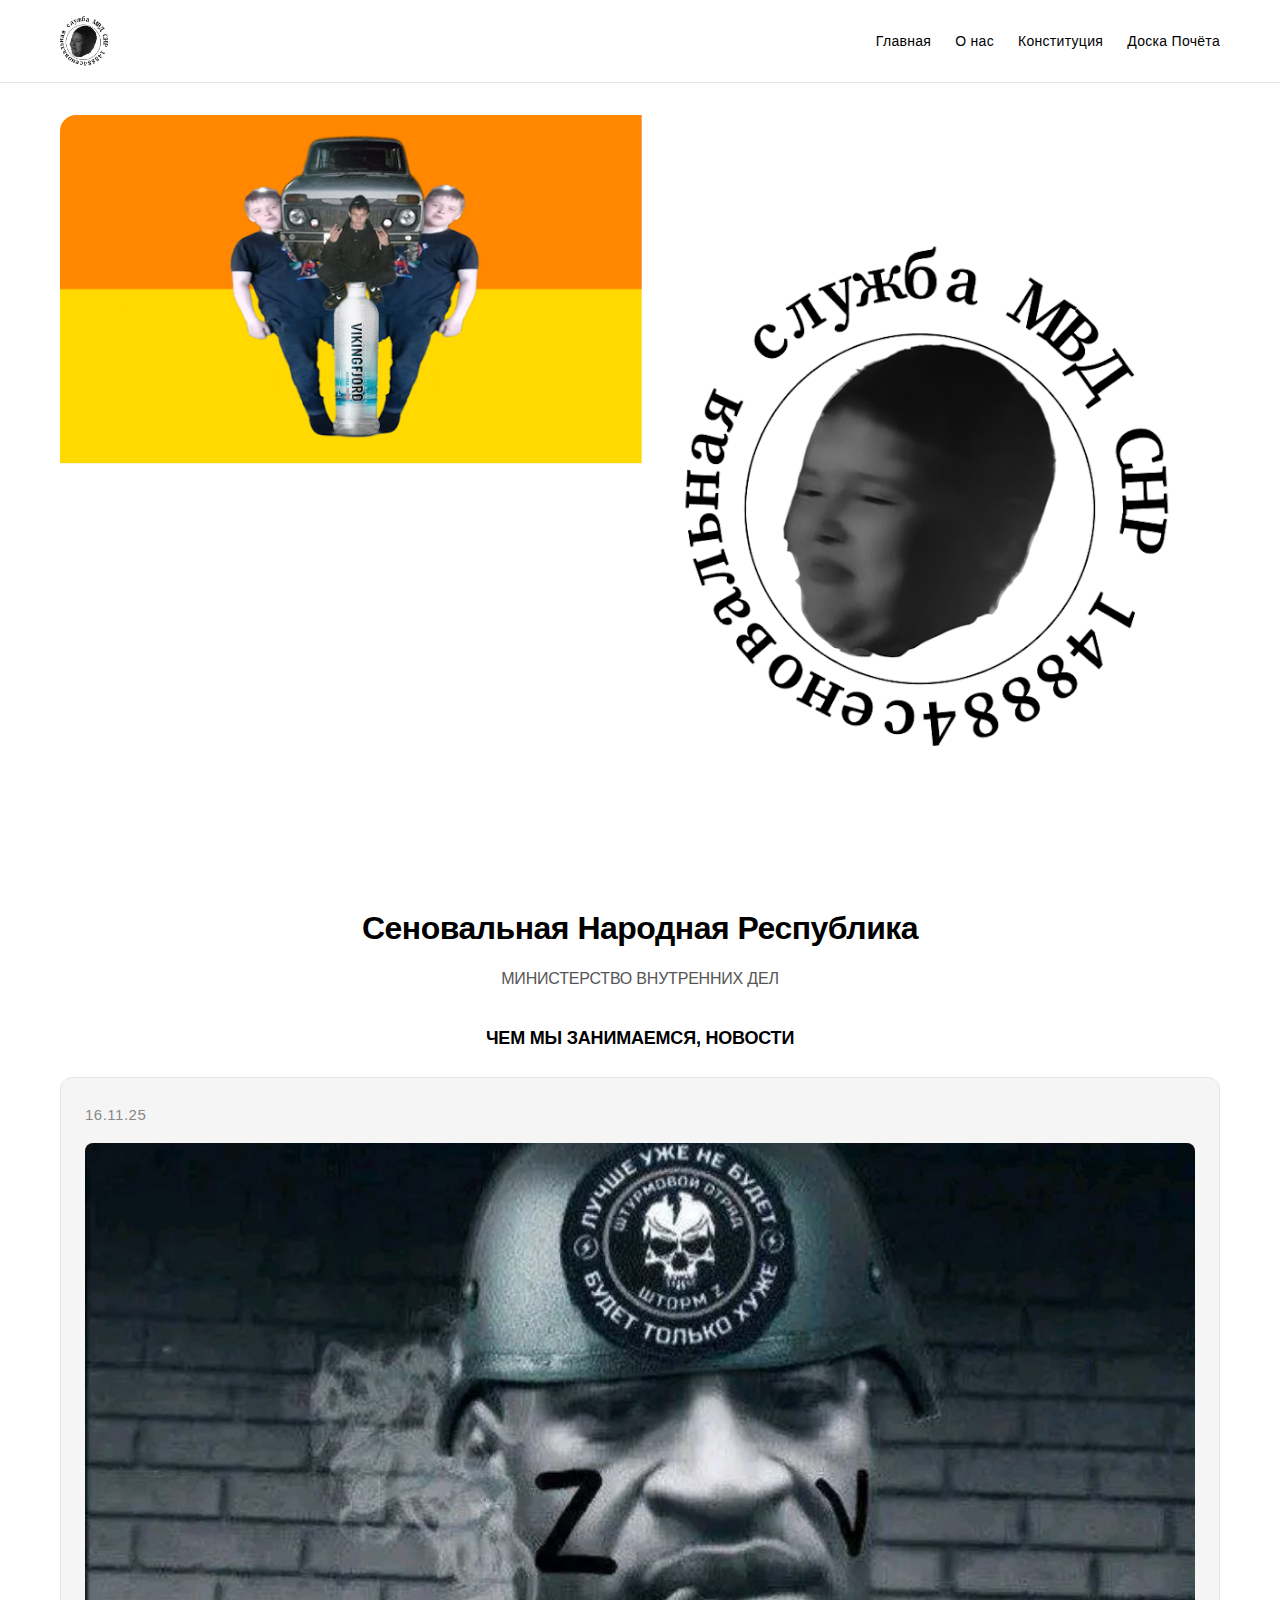
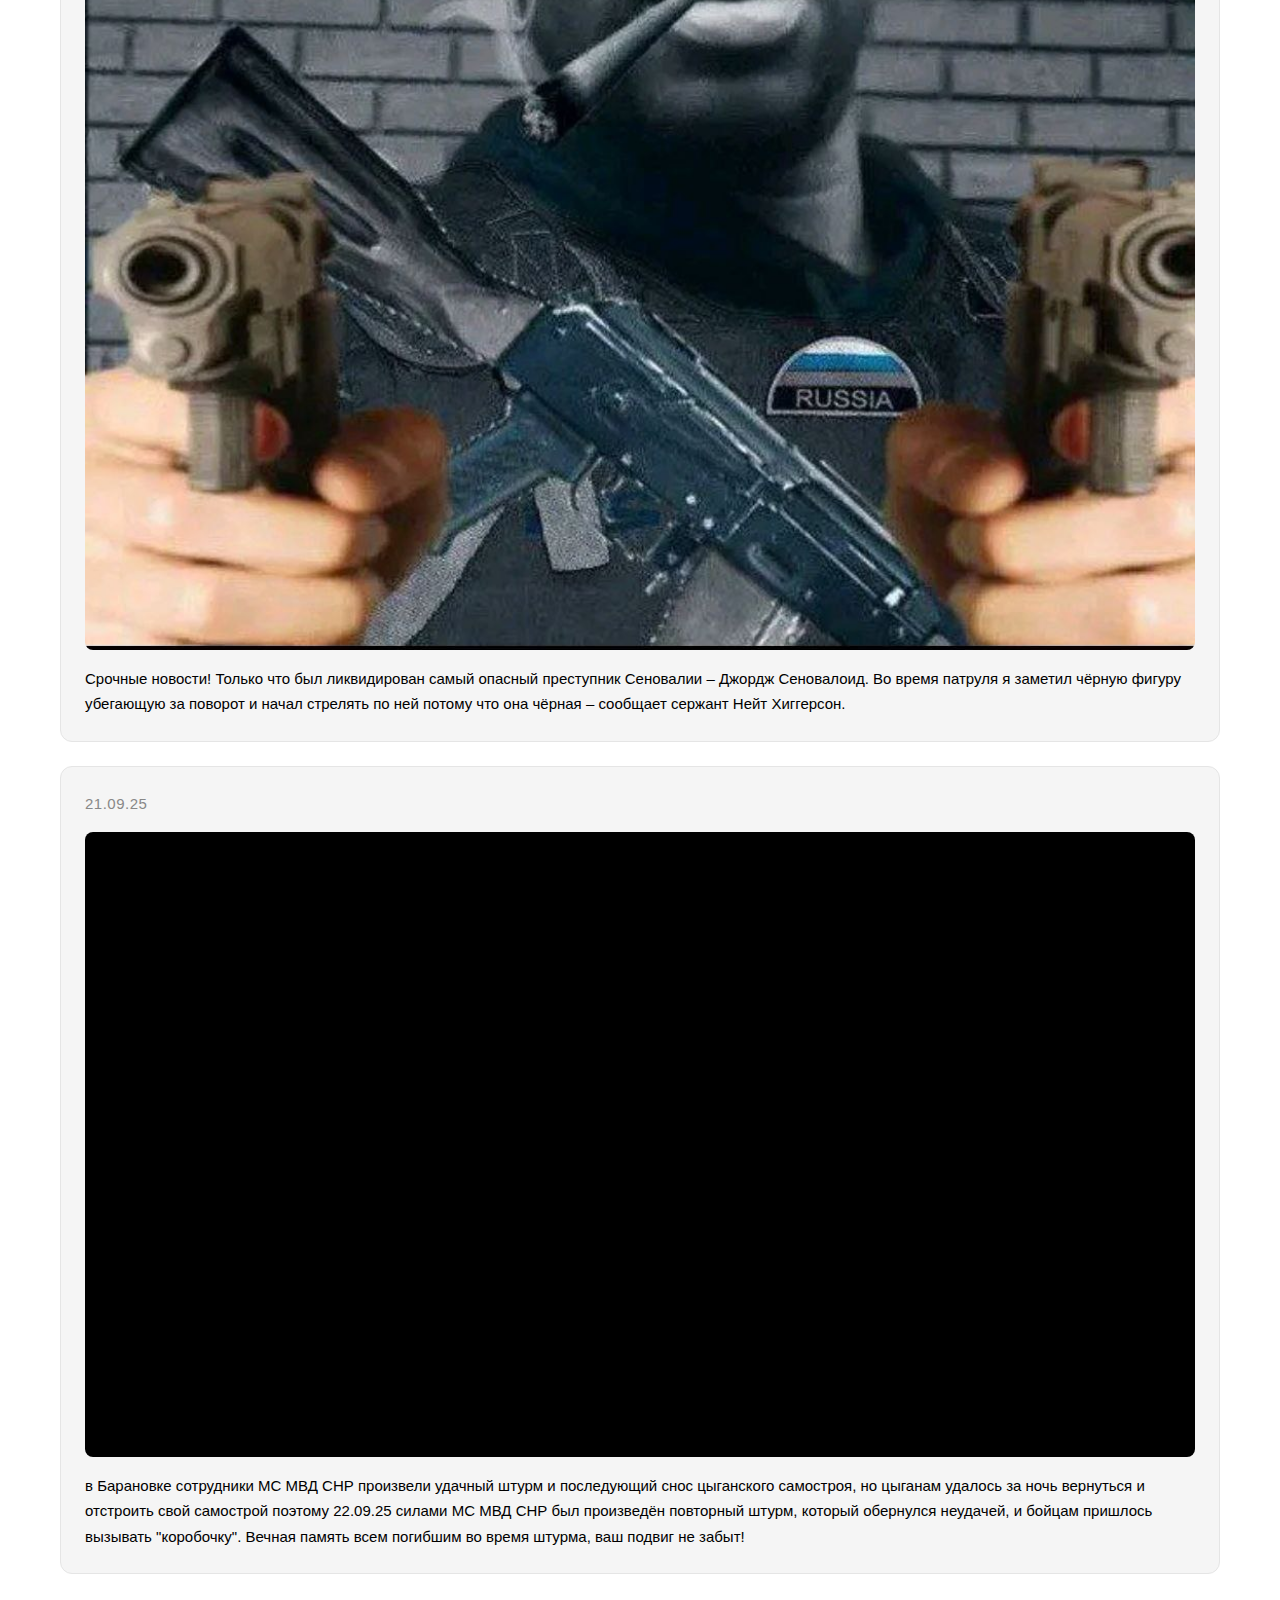
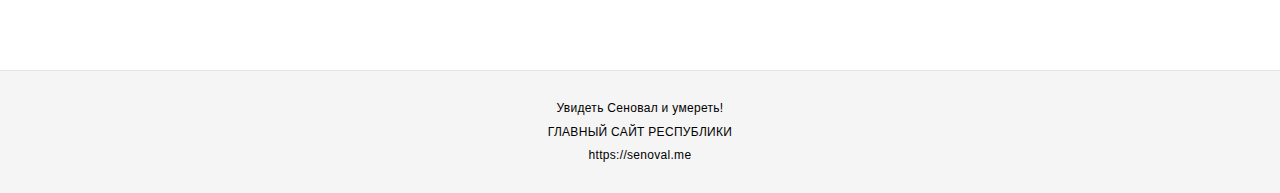
<file: index.html>
<!DOCTYPE html>
<html lang="ru">
<head>
<meta charset="UTF-8">
<meta name="viewport" content="width=device-width, initial-scale=1.0">
<title>Главная — Министерство внутренних дел СНР</title>
<meta name="description" content="Официальный сайт Министерства внутренних дел Сеновальной Народной Республики. Новости, информация о деятельности МВД СНР.">
<meta name="keywords" content="МВД СНР, Сеновалия, Министерство внутренних дел, Сеновальная Народная Республика">
<link rel="stylesheet" href="style.css">
<link rel="icon" type="image/x-icon" href="favicon.ico">
</head>
<body>
<header>
<div class="container">
<img src="logo.png" alt="Логотип МВД СНР" class="logo" onclick="window.location.href='index.html'">
<nav>
<a href="index.html">Главная</a>
<a href="about.html">О нас</a>
<a href="pravila.html">Конституция</a>
<a href="imba.html">Доска Почёта</a>
</nav>
</div>
</header>
<main>
<div class="container">
<img src="Flag.png" alt="Флаг Сеновальной Народной Республики" class="flag">
<h1>Сеновальная Народная Республика</h1>
<p class="subtitle">МИНИСТЕРСТВО ВНУТРЕННИХ ДЕЛ</p>
<section class="news-section">
<h3>ЧЕМ МЫ ЗАНИМАЕМСЯ, НОВОСТИ</h3>
<article class="news-item">
<p class="news-date">16.11.25</p>
<img src="prestupnik.jpg" alt="Джордж Сеновалоид">
<p>Срочные новости! Только что был ликвидирован самый опасный преступник Сеновалии – Джордж Сеновалоид. Во время патруля я заметил чёрную фигуру убегающую за поворот и начал стрелять по ней потому что она чёрная – сообщает сержант Нейт Хиггерсон.</p>
</article>
<article class="news-item">
<p class="news-date">21.09.25</p>
<div class="video-container"><iframe src="https://kinescope.io/embed/aq8Huqv4BkxEkQ7yFBjY83" allow="autoplay; fullscreen; picture-in-picture; encrypted-media; gyroscope; accelerometer; clipboard-write; screen-wake-lock;" frameborder="0" allowfullscreen></iframe></div>
<p>в Барановке сотрудники МС МВД СНР произвели удачный штурм и последующий снос цыганского самостроя, но цыганам удалось за ночь вернуться и отстроить свой самострой поэтому 22.09.25 силами МС МВД СНР был произведён повторный штурм, который обернулся неудачей, и бойцам пришлось вызывать "коробочку". Вечная память всем погибшим во время штурма, ваш подвиг не забыт!</p>
</article>
</section>
</div>
</main>
<footer>
<div class="container">
<p>Увидеть Сеновал и умереть!</p>
<p>ГЛАВНЫЙ САЙТ РЕСПУБЛИКИ</p>
<p><a href="https://senoval.me">https://senoval.me</a></p>
</div>
</footer>
</body>
</html>
</file>
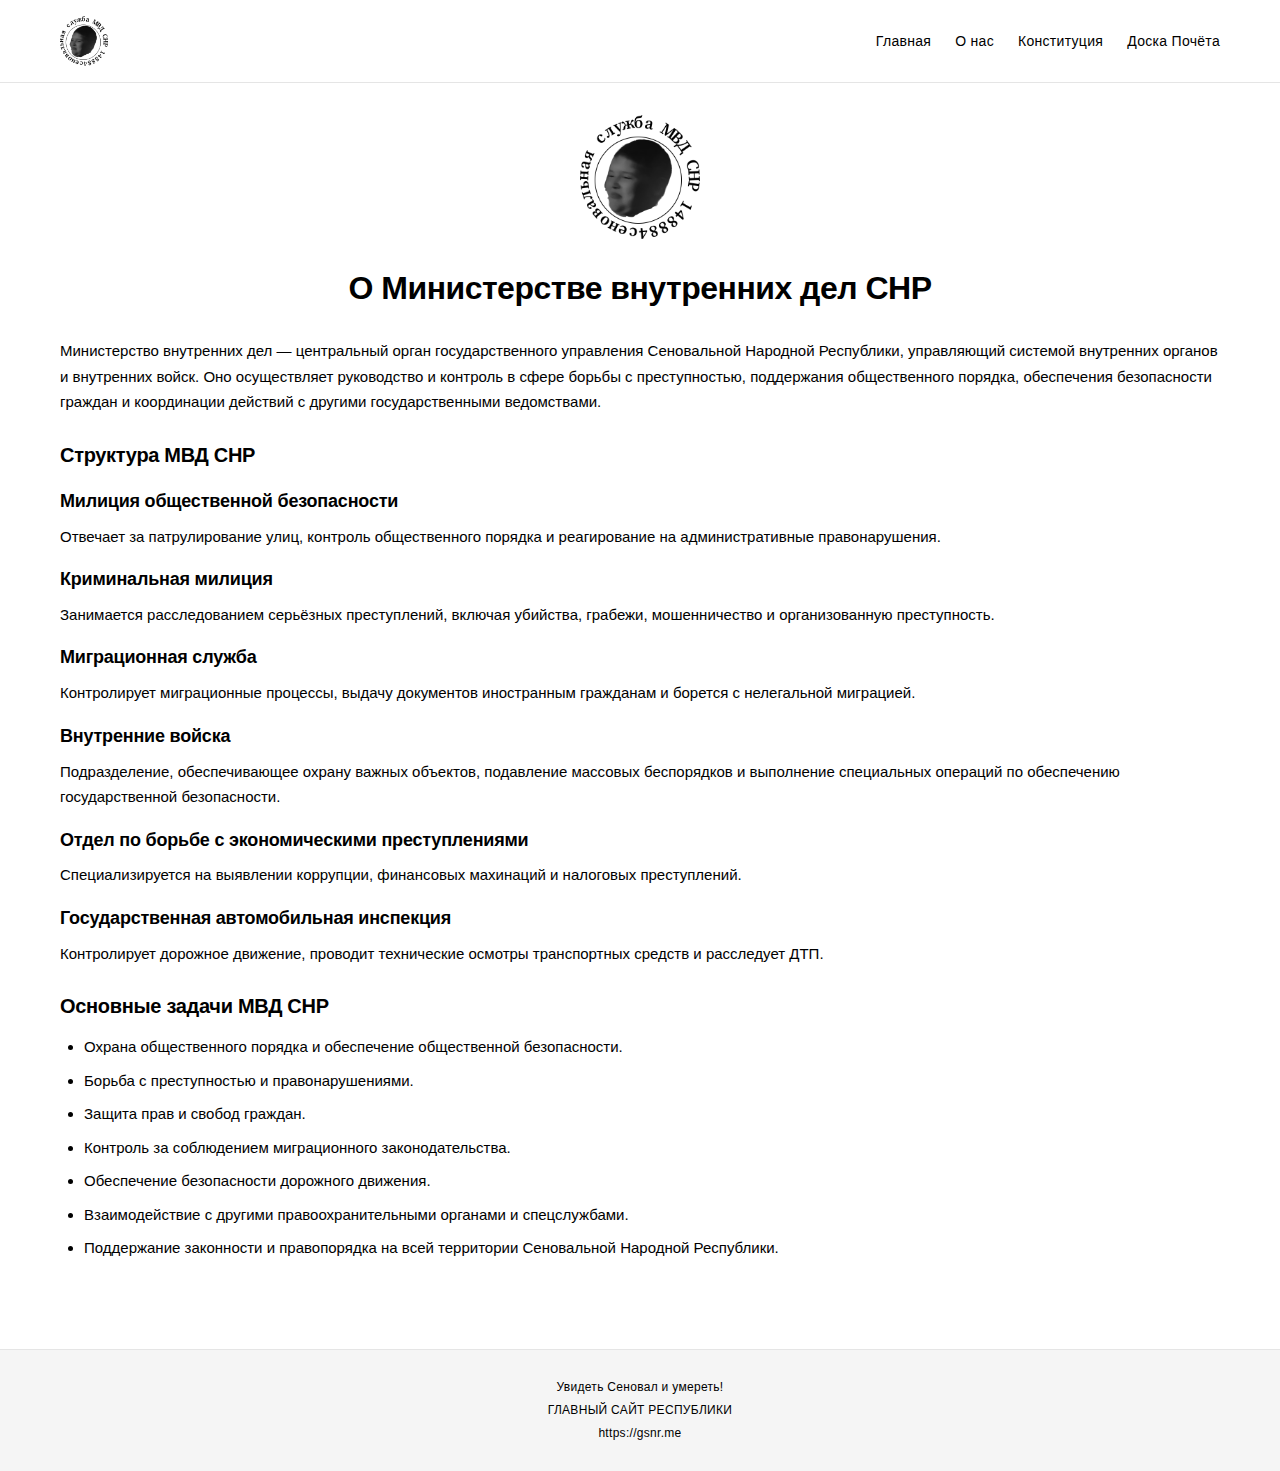
<file: about.html>
<!DOCTYPE html>
<html lang="ru">
<head>
<meta charset="UTF-8">
<meta name="viewport" content="width=device-width, initial-scale=1.0">
<title>О нас — Министерство внутренних дел СНР</title>
<meta name="description" content="Информация о Министерстве внутренних дел Сеновальной Народной Республики. Структура, функции и задачи МВД СНР.">
<meta name="keywords" content="О МВД СНР, структура МВД, Министерство внутренних дел Сеновалии">
<link rel="stylesheet" href="style.css">
<link rel="icon" type="image/x-icon" href="favicon.ico">
</head>
<body>
<header>
<div class="container">
<img src="logo.png" alt="Логотип МВД СНР" class="logo" onclick="window.location.href='index.html'">
<nav>
<a href="index.html">Главная</a>
<a href="about.html">О нас</a>
<a href="pravila.html">Конституция</a>
<a href="imba.html">Доска Почёта</a>
</nav>
</div>
</header>
<main>
<div class="container">
<img src="logo.png" alt="Эмблема МВД СНР" class="emblem">
<h1>О Министерстве внутренних дел СНР</h1>
<section class="content">
<p>Министерство внутренних дел — центральный орган государственного управления Сеновальной Народной Республики, управляющий системой внутренних органов и внутренних войск. Оно осуществляет руководство и контроль в сфере борьбы с преступностью, поддержания общественного порядка, обеспечения безопасности граждан и координации действий с другими государственными ведомствами.</p>
<h2>Структура МВД СНР</h2>
<h3>Милиция общественной безопасности</h3>
<p>Отвечает за патрулирование улиц, контроль общественного порядка и реагирование на административные правонарушения.</p>
<h3>Криминальная милиция</h3>
<p>Занимается расследованием серьёзных преступлений, включая убийства, грабежи, мошенничество и организованную преступность.</p>
<h3>Миграционная служба</h3>
<p>Контролирует миграционные процессы, выдачу документов иностранным гражданам и борется с нелегальной миграцией.</p>
<h3>Внутренние войска</h3>
<p>Подразделение, обеспечивающее охрану важных объектов, подавление массовых беспорядков и выполнение специальных операций по обеспечению государственной безопасности.</p>
<h3>Отдел по борьбе с экономическими преступлениями</h3>
<p>Специализируется на выявлении коррупции, финансовых махинаций и налоговых преступлений.</p>
<h3>Государственная автомобильная инспекция</h3>
<p>Контролирует дорожное движение, проводит технические осмотры транспортных средств и расследует ДТП.</p>
<h2>Основные задачи МВД СНР</h2>
<ul>
<li>Охрана общественного порядка и обеспечение общественной безопасности.</li>
<li>Борьба с преступностью и правонарушениями.</li>
<li>Защита прав и свобод граждан.</li>
<li>Контроль за соблюдением миграционного законодательства.</li>
<li>Обеспечение безопасности дорожного движения.</li>
<li>Взаимодействие с другими правоохранительными органами и спецслужбами.</li>
<li>Поддержание законности и правопорядка на всей территории Сеновальной Народной Республики.</li>
</ul>
</section>
</div>
</main>
<footer>
<div class="container">
<p>Увидеть Сеновал и умереть!</p>
<p>ГЛАВНЫЙ САЙТ РЕСПУБЛИКИ</p>
<p><a href="https://gsnr.me">https://gsnr.me</a></p>
</div>
</footer>
</body>
</html>
</file>
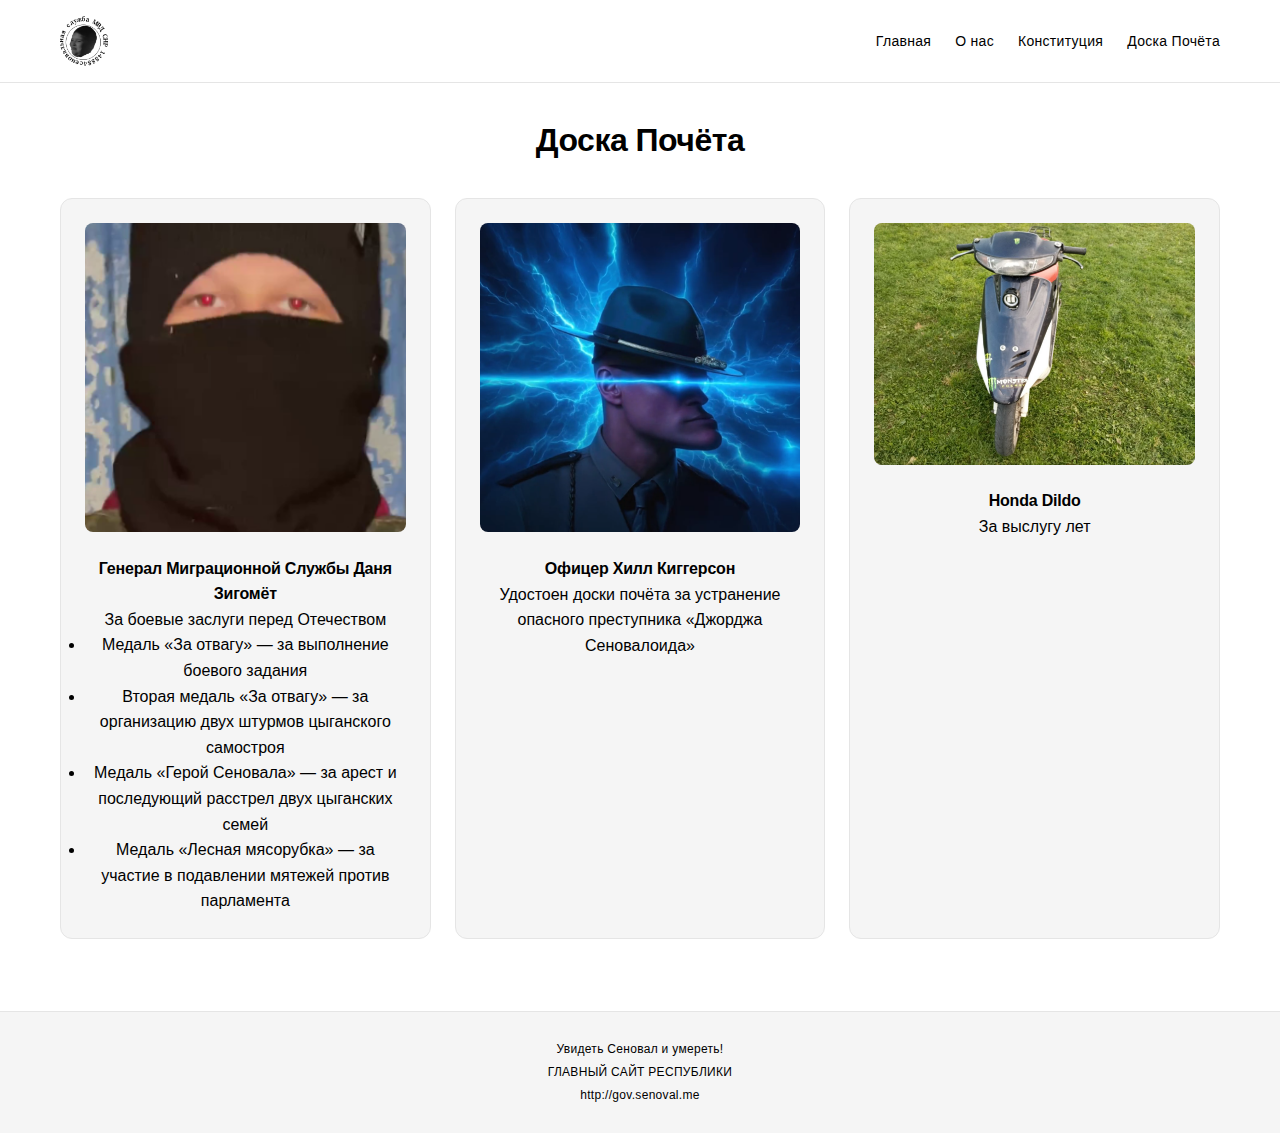
<file: imba.html>
<!DOCTYPE html>
<html lang="ru">
<head>
<meta charset="UTF-8">
<meta name="viewport" content="width=device-width, initial-scale=1.0">
<title>Доска Почёта — Министерство внутренних дел СНР</title>
<meta name="description" content="Доска Почёта МВД СНР. Выдающиеся сотрудники Министерства внутренних дел Сеновальной Народной Республики.">
<meta name="keywords" content="Доска Почёта МВД СНР, офицеры СНР, герои Сеновалии">
<link rel="stylesheet" href="style.css">
<link rel="icon" type="image/x-icon" href="favicon.ico">
</head>
<body>
<header>
<div class="container">
<img src="logo.png" alt="Логотип МВД СНР" class="logo" onclick="window.location.href='index.html'">
<nav>
<a href="index.html">Главная</a>
<a href="about.html">О нас</a>
<a href="pravila.html">Конституция</a>
<a href="imba.html">Доска Почёта</a>
</nav>
</div>
</header>
<main>
<div class="container">
<h1>Доска Почёта</h1>
<section class="officers">

<div class="officer-card">
<img src="danya.png" alt="Генерал Миграционной Службы Даня Зигомёт">
<h2>Генерал Миграционной Службы Даня Зигомёт</h2>
<p>За боевые заслуги перед Отечеством</p>
<ul>
 <li>Медаль «За отвагу» — за выполнение боевого задания</li>
 <li>Вторая медаль «За отвагу» — за организацию двух штурмов цыганского самостроя</li>
 <li>Медаль «Герой Сеновала» — за арест и последующий расстрел двух цыганских семей</li>
 <li>Медаль «Лесная мясорубка» — за участие в подавлении мятежей против парламента</li>
</ul>
</div>

<div class="officer-card">
<img src="hate.png" alt="Офицер Хилл Киггерсон">
<h2>Офицер Хилл Киггерсон</h2>
<p>Удостоен доски почёта за устранение опасного преступника «Джорджа Сеновалоида»</p>
</div>

<div class="officer-card">
<img src="dildo.png" alt="Honda Dildo">
<h2>Honda Dildo</h2>
<p>За выслугу лет</p>
</div>

</section>
</div>
</main>
<footer>
<div class="container">
<p>Увидеть Сеновал и умереть!</p>
<p>ГЛАВНЫЙ САЙТ РЕСПУБЛИКИ</p>
<p><a href="http://gov.senoval.me">http://gov.senoval.me</a></p>
</div>
</footer>
</body>
</html>
</file>
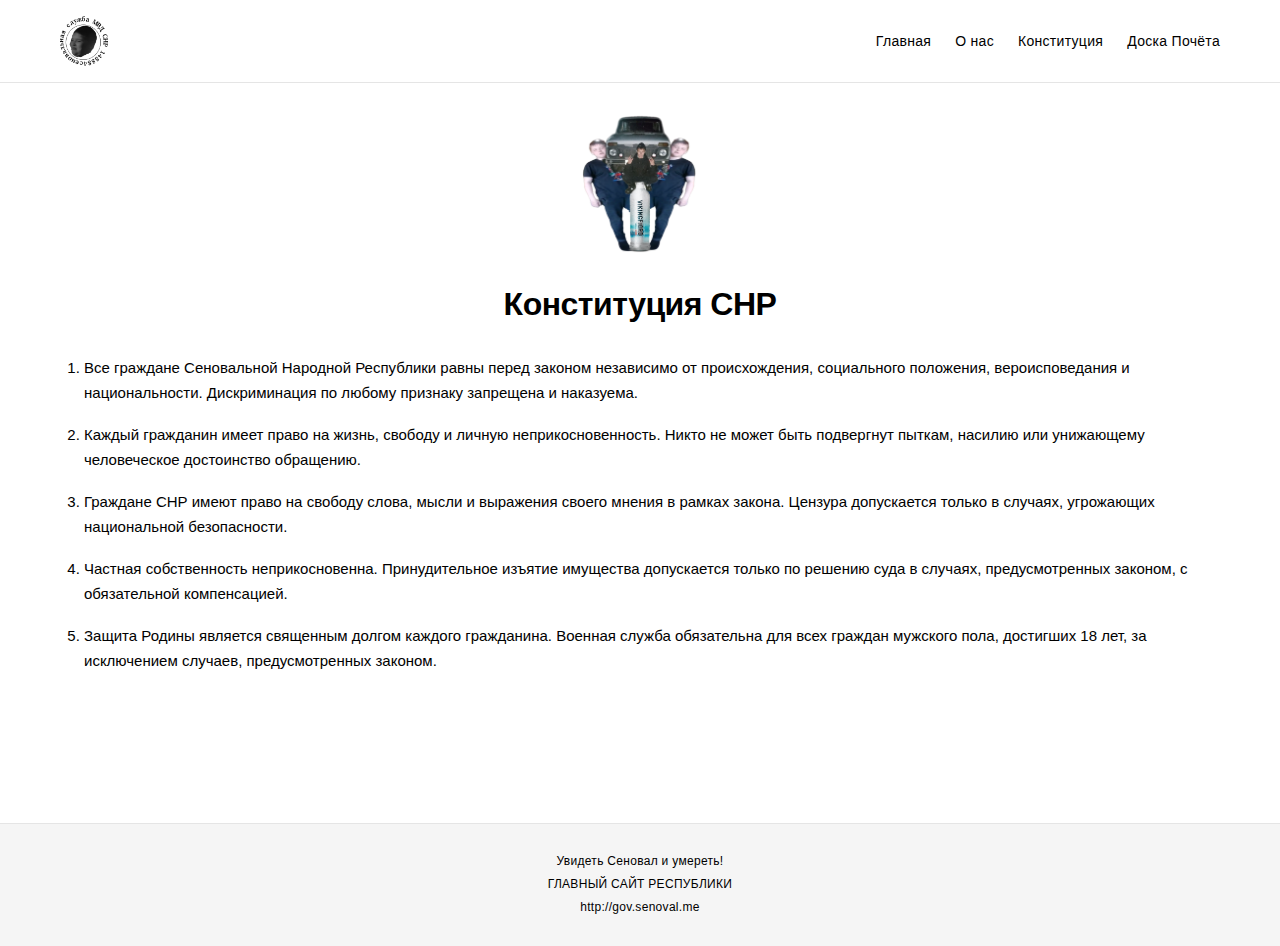
<file: pravila.html>
<!DOCTYPE html>
<html lang="ru">
<head>
<meta charset="UTF-8">
<meta name="viewport" content="width=device-width, initial-scale=1.0">
<title>Конституция СНР — Министерство внутренних дел СНР</title>
<meta name="description" content="Конституция Сеновальной Народной Республики. Основные законы и правила государства.">
<meta name="keywords" content="Конституция СНР, законы Сеновалии, правила СНР">
<link rel="stylesheet" href="style.css">
<link rel="icon" type="image/x-icon" href="favicon.ico">
</head>
<body>
<header>
<div class="container">
<img src="logo.png" alt="Логотип МВД СНР" class="logo" onclick="window.location.href='index.html'">
<nav>
<a href="index.html">Главная</a>
<a href="about.html">О нас</a>
<a href="pravila.html">Конституция</a>
<a href="imba.html">Доска Почёта</a>
</nav>
</div>
</header>
<main>
<div class="container">
<img src="gerb.png" alt="Герб СНР" class="emblem">
<h1>Конституция СНР</h1>
<section class="content">
<ol>
<li>Все граждане Сеновальной Народной Республики равны перед законом независимо от происхождения, социального положения, вероисповедания и национальности. Дискриминация по любому признаку запрещена и наказуема.</li>
<li>Каждый гражданин имеет право на жизнь, свободу и личную неприкосновенность. Никто не может быть подвергнут пыткам, насилию или унижающему человеческое достоинство обращению.</li>
<li>Граждане СНР имеют право на свободу слова, мысли и выражения своего мнения в рамках закона. Цензура допускается только в случаях, угрожающих национальной безопасности.</li>
<li>Частная собственность неприкосновенна. Принудительное изъятие имущества допускается только по решению суда в случаях, предусмотренных законом, с обязательной компенсацией.</li>
<li>Защита Родины является священным долгом каждого гражданина. Военная служба обязательна для всех граждан мужского пола, достигших 18 лет, за исключением случаев, предусмотренных законом.</li>
</ol>
</section>
</div>
</main>
<footer>
<div class="container">
<p>Увидеть Сеновал и умереть!</p>
<p>ГЛАВНЫЙ САЙТ РЕСПУБЛИКИ</p>
<p><a href="http://gov.senoval.me">http://gov.senoval.me</a></p>
</div>
</footer>
</body>
</html>
</file>
<file: style.css>
* {
margin: 0;
padding: 0;
box-sizing: border-box;
}

body {
font-family: -apple-system, BlinkMacSystemFont, 'Segoe UI', 'Helvetica Neue', sans-serif;
line-height: 1.6;
color: #000;
background-color: #fff;
}

.container {
max-width: 1200px;
margin: 0 auto;
padding: 0 20px;
}

header {
background-color: #fff;
border-bottom: 1px solid #e5e5e5;
padding: 16px 0;
}

header .container {
display: flex;
justify-content: space-between;
align-items: center;
flex-wrap: wrap;
}

.logo {
height: 50px;
width: auto;
cursor: pointer;
transition: opacity 0.2s;
border-radius: 12px;
}

.logo:hover {
opacity: 0.8;
}

nav {
display: flex;
gap: 24px;
flex-wrap: wrap;
}

nav a {
color: #000;
text-decoration: none;
font-weight: 500;
font-size: 14px;
letter-spacing: 0.3px;
transition: color 0.2s;
}

nav a:hover {
color: #555;
}

main {
min-height: calc(100vh - 200px);
padding: 32px 0;
}

h1 {
font-size: 32px;
font-weight: 700;
margin-bottom: 12px;
text-align: center;
letter-spacing: -0.5px;
}

h2 {
font-size: 20px;
font-weight: 600;
margin-top: 24px;
margin-bottom: 12px;
letter-spacing: -0.3px;
}

h3 {
font-size: 18px;
font-weight: 600;
margin-top: 16px;
margin-bottom: 8px;
letter-spacing: -0.2px;
}

.subtitle {
font-size: 16px;
font-weight: 500;
text-align: center;
color: #555;
margin-bottom: 24px;
letter-spacing: -0.2px;
}

.flag {
display: block;
width: 100%;
max-width: 100%;
margin: 0 auto 24px;
border-radius: 16px;
}

.emblem {
display: block;
width: 100%;
max-width: 120px;
margin: 0 auto 24px;
border-radius: 12px;
}

.news-section {
margin-top: 32px;
}

.news-section h3 {
margin-bottom: 24px;
text-align: center;
}

.news-item {
background-color: #f5f5f5;
padding: 24px;
margin-bottom: 24px;
border-radius: 12px;
border: 1px solid #e5e5e5;
}

.news-date {
font-size: 12px;
color: #888;
margin-bottom: 8px;
text-transform: uppercase;
letter-spacing: 0.5px;
}

.news-item img {
display: block;
width: 100%;
max-width: 100%;
margin: 16px auto;
border-radius: 8px;
}

.news-item p {
font-size: 15px;
line-height: 1.7;
text-align: left;
}

.video-container {
position: relative;
width: 100%;
padding-top: 56.25%;
margin: 16px auto;
background-color: #000;
border-radius: 8px;
overflow: hidden;
}

.video-container iframe {
position: absolute;
width: 100%;
height: 100%;
top: 0;
left: 0;
border: none;
}

.content {
margin-top: 24px;
}

.content p {
font-size: 15px;
margin-bottom: 16px;
text-align: left;
line-height: 1.7;
}

.content ul {
margin-left: 24px;
margin-bottom: 16px;
}

.content ul li {
margin-bottom: 8px;
font-size: 15px;
line-height: 1.7;
}

.content ol {
margin-left: 24px;
margin-bottom: 16px;
}

.content ol li {
margin-bottom: 16px;
font-size: 15px;
line-height: 1.7;
text-align: left;
}

.officers {
display: grid;
grid-template-columns: repeat(auto-fit, minmax(280px, 1fr));
gap: 24px;
margin-top: 32px;
}

.officer-card {
background-color: #f5f5f5;
padding: 24px;
text-align: center;
border-radius: 12px;
border: 1px solid #e5e5e5;
transition: transform 0.2s, box-shadow 0.2s;
}

.officer-card:hover {
transform: translateY(-2px);
box-shadow: 0 4px 12px rgba(0, 0, 0, 0.08);
}

.officer-card img {
width: 100%;
max-width: 100%;
height: auto;
margin-bottom: 16px;
border-radius: 8px;
}

.officer-card h2 {
font-size: 16px;
margin: 0;
font-weight: 600;
letter-spacing: -0.2px;
}

footer {
background-color: #f5f5f5;
color: #000;
padding: 24px 0;
text-align: center;
margin-top: 40px;
border-top: 1px solid #e5e5e5;
}

footer p {
margin: 4px 0;
font-size: 12px;
letter-spacing: 0.3px;
}

footer a {
color: #000;
text-decoration: none;
transition: color 0.2s;
}

footer a:hover {
color: #555;
}

@media (max-width: 768px) {
header .container {
flex-direction: column;
gap: 16px;
}

nav {
justify-content: center;
gap: 12px;
}

nav a {
font-size: 13px;
}

h1 {
font-size: 26px;
}

h2 {
font-size: 18px;
}

h3 {
font-size: 16px;
}

main {
padding: 16px 0;
}

.news-item {
padding: 16px;
}

.officers {
grid-template-columns: 1fr;
}

.video-container {
padding-top: 56.25%;
}
}
</file>
